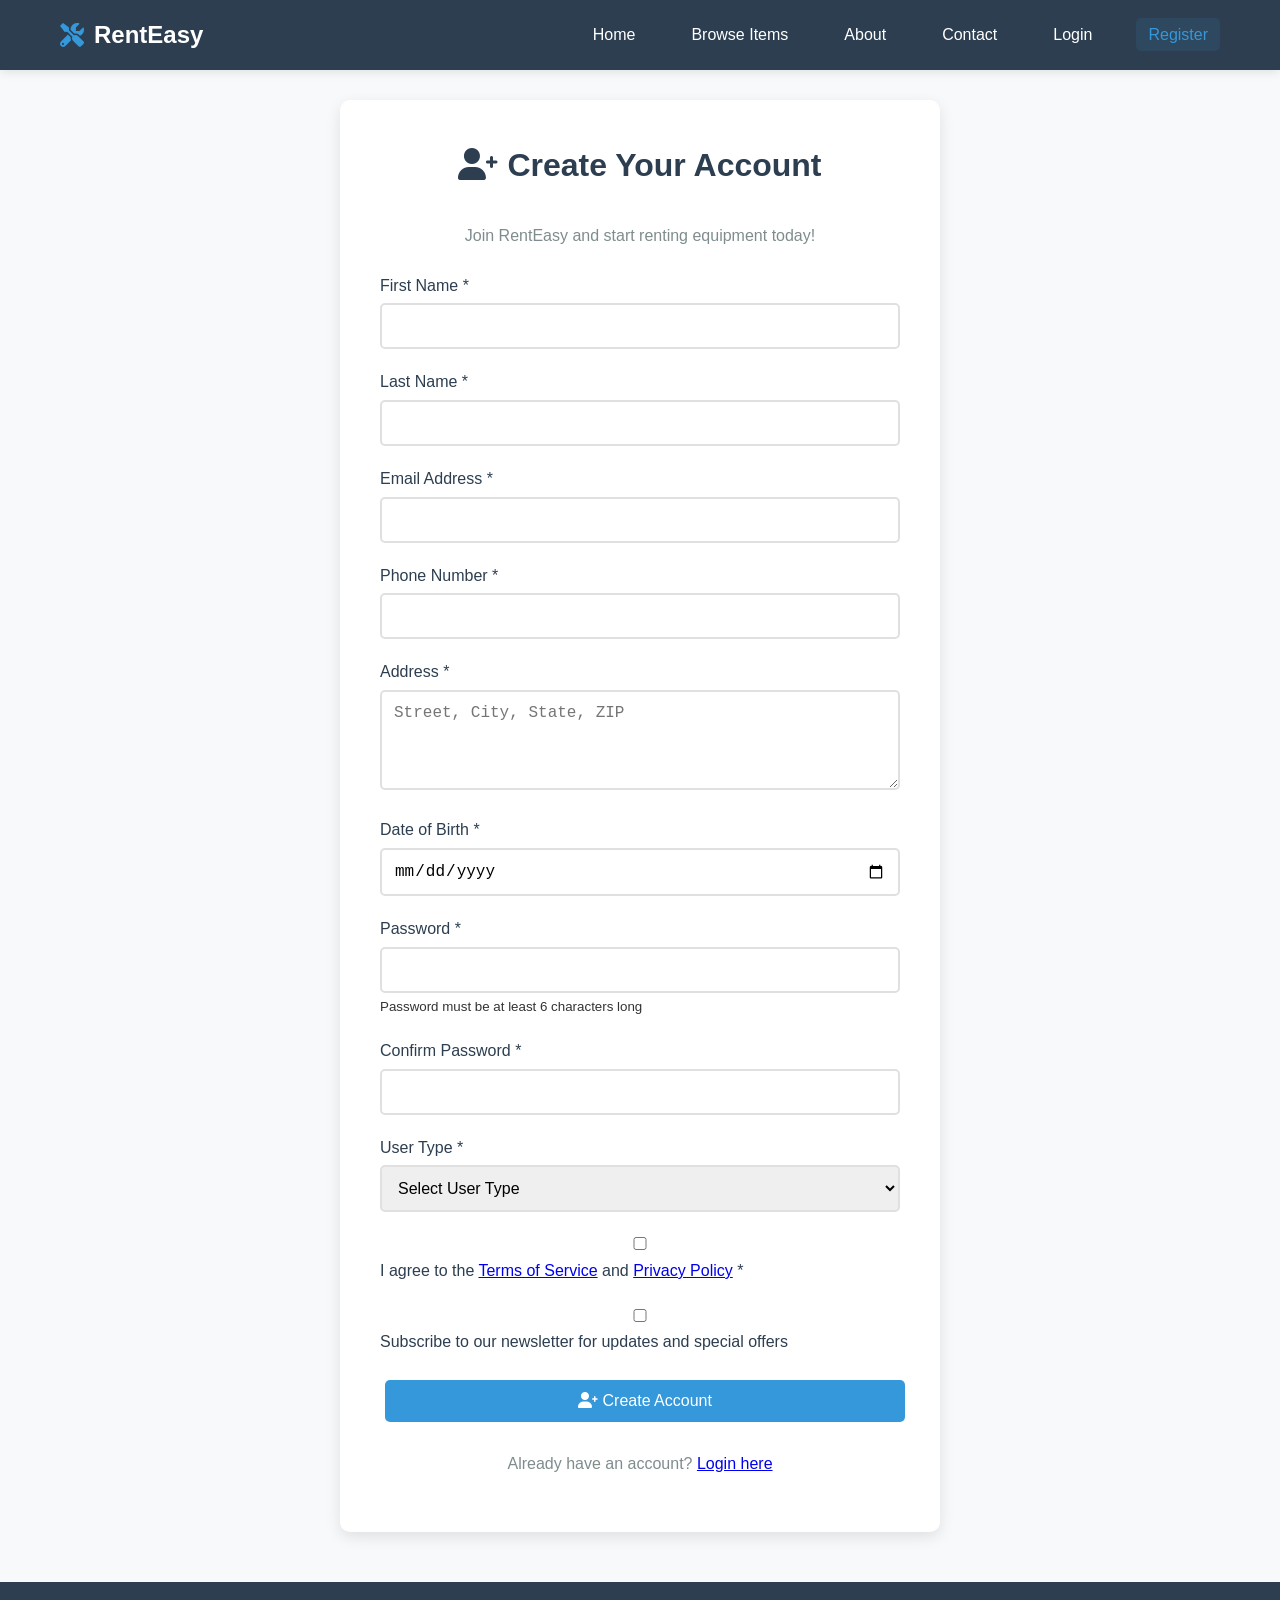
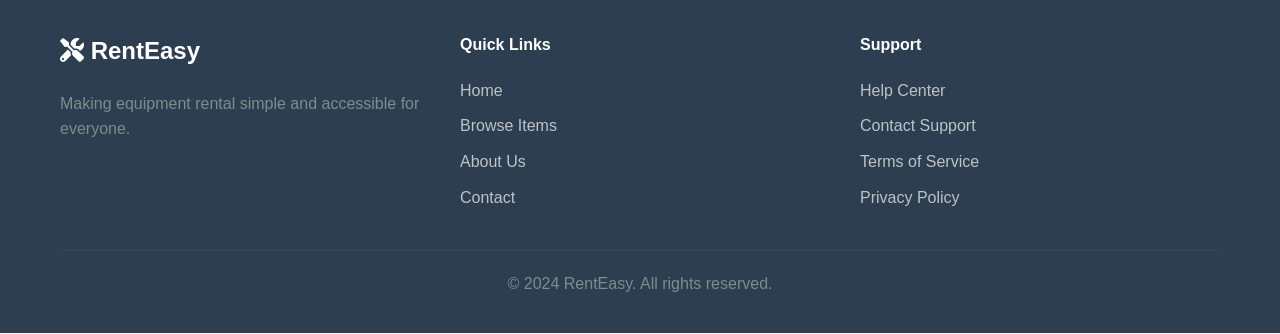
<file: register.html>
<!DOCTYPE html>
<html lang="en">
<head>
    <meta charset="UTF-8">
    <meta name="viewport" content="width=device-width, initial-scale=1.0">
    <title>Register - RentEasy</title>
    <link rel="stylesheet" href="css/style.css">
    <link href="https://cdnjs.cloudflare.com/ajax/libs/font-awesome/6.0.0/css/all.min.css" rel="stylesheet">
</head>
<body>
    <!-- Navigation -->
    <nav class="navbar">
        <div class="nav-container">
            <div class="nav-logo">
                <i class="fas fa-tools"></i>
                <span>RentEasy</span>
            </div>
            <ul class="nav-menu">
                <li class="nav-item">
                    <a href="index.html" class="nav-link">Home</a>
                </li>
                <li class="nav-item">
                    <a href="browse.html" class="nav-link">Browse Items</a>
                </li>
                <li class="nav-item">
                    <a href="about.html" class="nav-link">About</a>
                </li>
                <li class="nav-item">
                    <a href="contact.html" class="nav-link">Contact</a>
                </li>
                <li class="nav-item">
                    <a href="login.html" class="nav-link">Login</a>
                </li>
                <li class="nav-item">
                    <a href="register.html" class="nav-link btn-register active">Register</a>
                </li>
            </ul>
            <div class="hamburger">
                <span class="bar"></span>
                <span class="bar"></span>
                <span class="bar"></span>
            </div>
        </div>
    </nav>

    <!-- Registration Form -->
    <div class="form-container">
        <div id="messageContainer"></div>
        
        <h2><i class="fas fa-user-plus"></i> Create Your Account</h2>
        <p class="text-center mb-3">Join RentEasy and start renting equipment today!</p>
        
        <form id="registrationForm" action="php/register.php" method="POST">
            <div class="form-group">
                <label for="firstName">First Name *</label>
                <input type="text" id="firstName" name="firstName" required>
            </div>
            
            <div class="form-group">
                <label for="lastName">Last Name *</label>
                <input type="text" id="lastName" name="lastName" required>
            </div>
            
            <div class="form-group">
                <label for="email">Email Address *</label>
                <input type="email" id="email" name="email" required>
            </div>
            
            <div class="form-group">
                <label for="phone">Phone Number *</label>
                <input type="tel" id="phone" name="phone" required>
            </div>
            
            <div class="form-group">
                <label for="address">Address *</label>
                <textarea id="address" name="address" rows="3" required placeholder="Street, City, State, ZIP"></textarea>
            </div>
            
            <div class="form-group">
                <label for="dateOfBirth">Date of Birth *</label>
                <input type="date" id="dateOfBirth" name="dateOfBirth" required>
            </div>
            
            <div class="form-group">
                <label for="password">Password *</label>
                <input type="password" id="password" name="password" required>
                <small>Password must be at least 6 characters long</small>
            </div>
            
            <div class="form-group">
                <label for="confirmPassword">Confirm Password *</label>
                <input type="password" id="confirmPassword" name="confirmPassword" required>
            </div>
            
            <div class="form-group">
                <label for="userType">User Type *</label>
                <select id="userType" name="userType" required>
                    <option value="">Select User Type</option>
                    <option value="renter">Renter (I want to rent items)</option>
                    <option value="owner">Owner (I want to rent out my items)</option>
                    <option value="both">Both</option>
                </select>
            </div>
            
            <div class="form-group">
                <label>
                    <input type="checkbox" id="terms" name="terms" required>
                    I agree to the <a href="terms.html" target="_blank">Terms of Service</a> and <a href="privacy.html" target="_blank">Privacy Policy</a> *
                </label>
            </div>
            
            <div class="form-group">
                <label>
                    <input type="checkbox" id="newsletter" name="newsletter">
                    Subscribe to our newsletter for updates and special offers
                </label>
            </div>
            
            <button type="submit" class="btn btn-primary" style="width: 100%;">
                <i class="fas fa-user-plus"></i> Create Account
            </button>
        </form>
        
        <div class="text-center mt-3">
            <p>Already have an account? <a href="login.html">Login here</a></p>
        </div>
    </div>

    <!-- Footer -->
    <footer class="footer">
        <div class="container">
            <div class="footer-content">
                <div class="footer-section">
                    <h3><i class="fas fa-tools"></i> RentEasy</h3>
                    <p>Making equipment rental simple and accessible for everyone.</p>
                </div>
                <div class="footer-section">
                    <h4>Quick Links</h4>
                    <ul>
                        <li><a href="index.html">Home</a></li>
                        <li><a href="browse.html">Browse Items</a></li>
                        <li><a href="about.html">About Us</a></li>
                        <li><a href="contact.html">Contact</a></li>
                    </ul>
                </div>
                <div class="footer-section">
                    <h4>Support</h4>
                    <ul>
                        <li><a href="help.html">Help Center</a></li>
                        <li><a href="contact.html">Contact Support</a></li>
                        <li><a href="terms.html">Terms of Service</a></li>
                        <li><a href="privacy.html">Privacy Policy</a></li>
                    </ul>
                </div>
            </div>
            <div class="footer-bottom">
                <p>&copy; 2024 RentEasy. All rights reserved.</p>
            </div>
        </div>
    </footer>

    <script src="js/script.js"></script>
    <script>
        // Additional registration form handling
        document.getElementById('registrationForm').addEventListener('submit', function(e) {
            e.preventDefault();
            
            if (RentEasy.validateForm(this)) {
                RentEasy.showLoading('messageContainer');
                
                // Simulate form submission (replace with actual AJAX call)
                setTimeout(() => {
                    RentEasy.hideLoading('messageContainer');
                    RentEasy.showSuccessMessage('Registration successful! Please check your email to verify your account.', 'messageContainer');
                    this.reset();
                }, 2000);
            }
        });

        // Age validation for date of birth
        document.getElementById('dateOfBirth').addEventListener('change', function() {
            const birthDate = new Date(this.value);
            const today = new Date();
            const age = today.getFullYear() - birthDate.getFullYear();
            const monthDiff = today.getMonth() - birthDate.getMonth();
            
            if (monthDiff < 0 || (monthDiff === 0 && today.getDate() < birthDate.getDate())) {
                age--;
            }
            
            if (age < 18) {
                RentEasy.showError(this, 'You must be at least 18 years old to register');
            }
        });
    </script>
</body>
</html>
</file>
<file: css/style.css>
/* Reset and Base Styles */
* {
    margin: 0;
    padding: 0;
    box-sizing: border-box;
}

body {
    font-family: 'Arial', sans-serif;
    line-height: 1.6;
    color: #333;
    background-color: #f8f9fa;
}

.container {
    max-width: 1200px;
    margin: 0 auto;
    padding: 0 20px;
}

/* Typography */
h1, h2, h3, h4, h5, h6 {
    margin-bottom: 1rem;
    font-weight: 600;
}

h1 {
    font-size: 2.5rem;
    color: #2c3e50;
}

h2 {
    font-size: 2rem;
    color: #2c3e50;
    text-align: center;
    margin-bottom: 2rem;
}

h3 {
    font-size: 1.5rem;
    color: #34495e;
}

p {
    margin-bottom: 1rem;
    color: #7f8c8d;
}

/* Buttons */
.btn {
    display: inline-block;
    padding: 12px 24px;
    text-decoration: none;
    border-radius: 5px;
    border: none;
    cursor: pointer;
    font-size: 16px;
    font-weight: 500;
    text-align: center;
    transition: all 0.3s ease;
    margin: 5px;
}

.btn-primary {
    background-color: #3498db;
    color: white;
}

.btn-primary:hover {
    background-color: #2980b9;
    transform: translateY(-2px);
}

.btn-secondary {
    background-color: #2ecc71;
    color: white;
}

.btn-secondary:hover {
    background-color: #27ae60;
    transform: translateY(-2px);
}

.btn-outline {
    background-color: transparent;
    color: #3498db;
    border: 2px solid #3498db;
}

.btn-outline:hover {
    background-color: #3498db;
    color: white;
}

.btn-register {
    background-color: #e74c3c;
    color: white;
    padding: 8px 16px;
    border-radius: 5px;
}

.btn-register:hover {
    background-color: #c0392b;
}

/* Navigation */
.navbar {
    background-color: #2c3e50;
    padding: 1rem 0;
    position: fixed;
    top: 0;
    width: 100%;
    z-index: 1000;
    box-shadow: 0 2px 10px rgba(0,0,0,0.1);
}

.nav-container {
    max-width: 1200px;
    margin: 0 auto;
    display: flex;
    justify-content: space-between;
    align-items: center;
    padding: 0 20px;
}

.nav-logo {
    display: flex;
    align-items: center;
    color: white;
    font-size: 1.5rem;
    font-weight: bold;
}

.nav-logo i {
    margin-right: 10px;
    color: #3498db;
}

.nav-menu {
    display: flex;
    list-style: none;
    align-items: center;
}

.nav-item {
    margin-left: 2rem;
}

.nav-link {
    color: white;
    text-decoration: none;
    font-weight: 500;
    transition: color 0.3s ease;
    padding: 8px 12px;
    border-radius: 5px;
}

.nav-link:hover,
.nav-link.active {
    color: #3498db;
    background-color: rgba(52, 152, 219, 0.1);
}

.hamburger {
    display: none;
    flex-direction: column;
    cursor: pointer;
}

.bar {
    width: 25px;
    height: 3px;
    background-color: white;
    margin: 3px 0;
    transition: 0.3s;
}

/* Hero Section */
.hero {
    background: linear-gradient(135deg, #667eea 0%, #764ba2 100%);
    padding: 120px 0 80px;
    display: flex;
    align-items: center;
    min-height: 80vh;
    color: white;
}

.hero-content {
    max-width: 1200px;
    margin: 0 auto;
    padding: 0 20px;
    display: grid;
    grid-template-columns: 1fr 1fr;
    gap: 50px;
    align-items: center;
}

.hero h1 {
    color: white;
    margin-bottom: 1rem;
    font-size: 3rem;
}

.hero p {
    color: rgba(255, 255, 255, 0.9);
    font-size: 1.2rem;
    margin-bottom: 2rem;
}

.hero-buttons {
    display: flex;
    gap: 15px;
    flex-wrap: wrap;
}

.hero-image img {
    width: 100%;
    border-radius: 10px;
    box-shadow: 0 10px 30px rgba(0,0,0,0.3);
}

/* Search Section */
.search-section {
    background-color: white;
    padding: 60px 0;
    box-shadow: 0 2px 10px rgba(0,0,0,0.1);
}

.search-form {
    display: flex;
    gap: 15px;
    max-width: 800px;
    margin: 0 auto;
    background-color: #f8f9fa;
    padding: 20px;
    border-radius: 10px;
    flex-wrap: wrap;
}

.search-form input,
.search-form select {
    padding: 12px;
    border: 2px solid #e0e0e0;
    border-radius: 5px;
    font-size: 16px;
    flex: 1;
    min-width: 200px;
}

.search-form input:focus,
.search-form select:focus {
    outline: none;
    border-color: #3498db;
}

/* Categories Grid */
.featured-categories {
    padding: 80px 0;
}

.categories-grid {
    display: grid;
    grid-template-columns: repeat(auto-fit, minmax(250px, 1fr));
    gap: 30px;
    margin-top: 50px;
}

.category-card {
    background-color: white;
    padding: 40px 30px;
    border-radius: 10px;
    text-align: center;
    box-shadow: 0 5px 15px rgba(0,0,0,0.1);
    transition: transform 0.3s ease, box-shadow 0.3s ease;
}

.category-card:hover {
    transform: translateY(-10px);
    box-shadow: 0 15px 30px rgba(0,0,0,0.2);
}

.category-card i {
    font-size: 3rem;
    color: #3498db;
    margin-bottom: 20px;
}

.category-card h3 {
    margin-bottom: 15px;
    color: #2c3e50;
}

.category-card p {
    margin-bottom: 25px;
    color: #7f8c8d;
}

/* Featured Items */
.featured-items {
    padding: 80px 0;
    background-color: #f8f9fa;
}

.items-grid {
    display: grid;
    grid-template-columns: repeat(auto-fit, minmax(300px, 1fr));
    gap: 30px;
    margin-top: 50px;
}

.item-card {
    background-color: white;
    border-radius: 10px;
    overflow: hidden;
    box-shadow: 0 5px 15px rgba(0,0,0,0.1);
    transition: transform 0.3s ease;
}

.item-card:hover {
    transform: translateY(-5px);
}

.item-card img {
    width: 100%;
    height: 200px;
    object-fit: cover;
}

.item-card-content {
    padding: 20px;
}

.item-card h3 {
    margin-bottom: 10px;
    color: #2c3e50;
}

.item-card .price {
    font-size: 1.2rem;
    font-weight: bold;
    color: #e74c3c;
    margin-bottom: 15px;
}

.item-card .rating {
    display: flex;
    align-items: center;
    margin-bottom: 15px;
}

.item-card .stars {
    color: #f39c12;
    margin-right: 10px;
}

/* How It Works */
.how-it-works {
    padding: 80px 0;
    background-color: white;
}

.steps-grid {
    display: grid;
    grid-template-columns: repeat(auto-fit, minmax(250px, 1fr));
    gap: 40px;
    margin-top: 50px;
}

.step {
    text-align: center;
    padding: 30px 20px;
}

.step-number {
    width: 60px;
    height: 60px;
    background-color: #3498db;
    color: white;
    border-radius: 50%;
    display: flex;
    align-items: center;
    justify-content: center;
    font-size: 1.5rem;
    font-weight: bold;
    margin: 0 auto 20px;
}

.step h3 {
    margin-bottom: 15px;
    color: #2c3e50;
}

/* Forms */
.form-container {
    max-width: 600px;
    margin: 100px auto 50px;
    padding: 40px;
    background-color: white;
    border-radius: 10px;
    box-shadow: 0 5px 15px rgba(0,0,0,0.1);
}

.form-group {
    margin-bottom: 20px;
}

.form-group label {
    display: block;
    margin-bottom: 5px;
    font-weight: 500;
    color: #2c3e50;
}

.form-group input,
.form-group select,
.form-group textarea {
    width: 100%;
    padding: 12px;
    border: 2px solid #e0e0e0;
    border-radius: 5px;
    font-size: 16px;
    transition: border-color 0.3s ease;
}

.form-group input:focus,
.form-group select:focus,
.form-group textarea:focus {
    outline: none;
    border-color: #3498db;
}

.form-group textarea {
    resize: vertical;
    min-height: 100px;
}

.error-message {
    color: #e74c3c;
    font-size: 14px;
    margin-top: 5px;
    display: none;
}

.success-message {
    color: #27ae60;
    background-color: #d5f4e6;
    padding: 15px;
    border-radius: 5px;
    margin-bottom: 20px;
    display: none;
}

/* Tables */
.table-container {
    overflow-x: auto;
    margin: 20px 0;
}

table {
    width: 100%;
    border-collapse: collapse;
    background-color: white;
    border-radius: 10px;
    overflow: hidden;
    box-shadow: 0 5px 15px rgba(0,0,0,0.1);
}

th, td {
    padding: 15px;
    text-align: left;
    border-bottom: 1px solid #e0e0e0;
}

th {
    background-color: #f8f9fa;
    font-weight: 600;
    color: #2c3e50;
}

tr:hover {
    background-color: #f8f9fa;
}

/* Footer */
.footer {
    background-color: #2c3e50;
    color: white;
    padding: 50px 0 20px;
}

.footer-content {
    display: grid;
    grid-template-columns: repeat(auto-fit, minmax(250px, 1fr));
    gap: 40px;
    margin-bottom: 30px;
}

.footer-section h3,
.footer-section h4 {
    margin-bottom: 20px;
    color: white;
}

.footer-section ul {
    list-style: none;
}

.footer-section ul li {
    margin-bottom: 10px;
}

.footer-section ul li a {
    color: #bdc3c7;
    text-decoration: none;
    transition: color 0.3s ease;
}

.footer-section ul li a:hover {
    color: white;
}

.social-links {
    display: flex;
    gap: 15px;
    margin-top: 20px;
}

.social-links a {
    color: #bdc3c7;
    font-size: 1.5rem;
    transition: color 0.3s ease;
}

.social-links a:hover {
    color: #3498db;
}

.footer-bottom {
    text-align: center;
    padding-top: 20px;
    border-top: 1px solid #34495e;
    color: #bdc3c7;
}

/* Loading Spinner */
.loading {
    display: flex;
    justify-content: center;
    align-items: center;
    height: 200px;
}

.spinner {
    width: 40px;
    height: 40px;
    border: 4px solid #f3f3f3;
    border-top: 4px solid #3498db;
    border-radius: 50%;
    animation: spin 1s linear infinite;
}

@keyframes spin {
    0% { transform: rotate(0deg); }
    100% { transform: rotate(360deg); }
}

/* Animations */
.fade-in {
    animation: fadeIn 0.5s ease-in;
}

@keyframes fadeIn {
    from { opacity: 0; transform: translateY(20px); }
    to { opacity: 1; transform: translateY(0); }
}

.slide-in {
    animation: slideIn 0.5s ease-out;
}

@keyframes slideIn {
    from { transform: translateX(-100px); opacity: 0; }
    to { transform: translateX(0); opacity: 1; }
}

/* Responsive Design */
@media (max-width: 768px) {
    .nav-menu {
        position: fixed;
        left: -100%;
        top: 70px;
        flex-direction: column;
        background-color: #2c3e50;
        width: 100%;
        text-align: center;
        transition: 0.3s;
        box-shadow: 0 10px 27px rgba(0,0,0,0.05);
        padding: 20px 0;
    }

    .nav-menu.active {
        left: 0;
    }

    .nav-menu li {
        margin: 10px 0;
    }

    .hamburger {
        display: flex;
    }

    .hamburger.active .bar:nth-child(2) {
        opacity: 0;
    }

    .hamburger.active .bar:nth-child(1) {
        transform: translateY(8px) rotate(45deg);
    }

    .hamburger.active .bar:nth-child(3) {
        transform: translateY(-8px) rotate(-45deg);
    }

    .hero-content {
        grid-template-columns: 1fr;
        text-align: center;
    }

    .hero h1 {
        font-size: 2rem;
    }

    .search-form {
        flex-direction: column;
    }

    .search-form input,
    .search-form select {
        min-width: auto;
    }

    .categories-grid,
    .items-grid {
        grid-template-columns: 1fr;
    }

    .steps-grid {
        grid-template-columns: repeat(auto-fit, minmax(200px, 1fr));
    }

    .footer-content {
        grid-template-columns: 1fr;
        text-align: center;
    }

    .form-container {
        margin: 100px 20px 50px;
        padding: 20px;
    }
}

@media (max-width: 480px) {
    .container {
        padding: 0 15px;
    }

    .hero {
        padding: 100px 0 60px;
    }

    .hero h1 {
        font-size: 1.8rem;
    }

    .hero p {
        font-size: 1rem;
    }

    .hero-buttons {
        justify-content: center;
    }

    .btn {
        padding: 10px 20px;
        font-size: 14px;
    }

    h2 {
        font-size: 1.5rem;
    }

    .category-card,
    .step {
        padding: 20px 15px;
    }
}

/* Utility Classes */
.text-center {
    text-align: center;
}

.text-left {
    text-align: left;
}

.text-right {
    text-align: right;
}

.mb-1 { margin-bottom: 0.5rem; }
.mb-2 { margin-bottom: 1rem; }
.mb-3 { margin-bottom: 1.5rem; }
.mb-4 { margin-bottom: 2rem; }

.mt-1 { margin-top: 0.5rem; }
.mt-2 { margin-top: 1rem; }
.mt-3 { margin-top: 1.5rem; }
.mt-4 { margin-top: 2rem; }

.hidden {
    display: none;
}

.visible {
    display: block;
}
</file>
